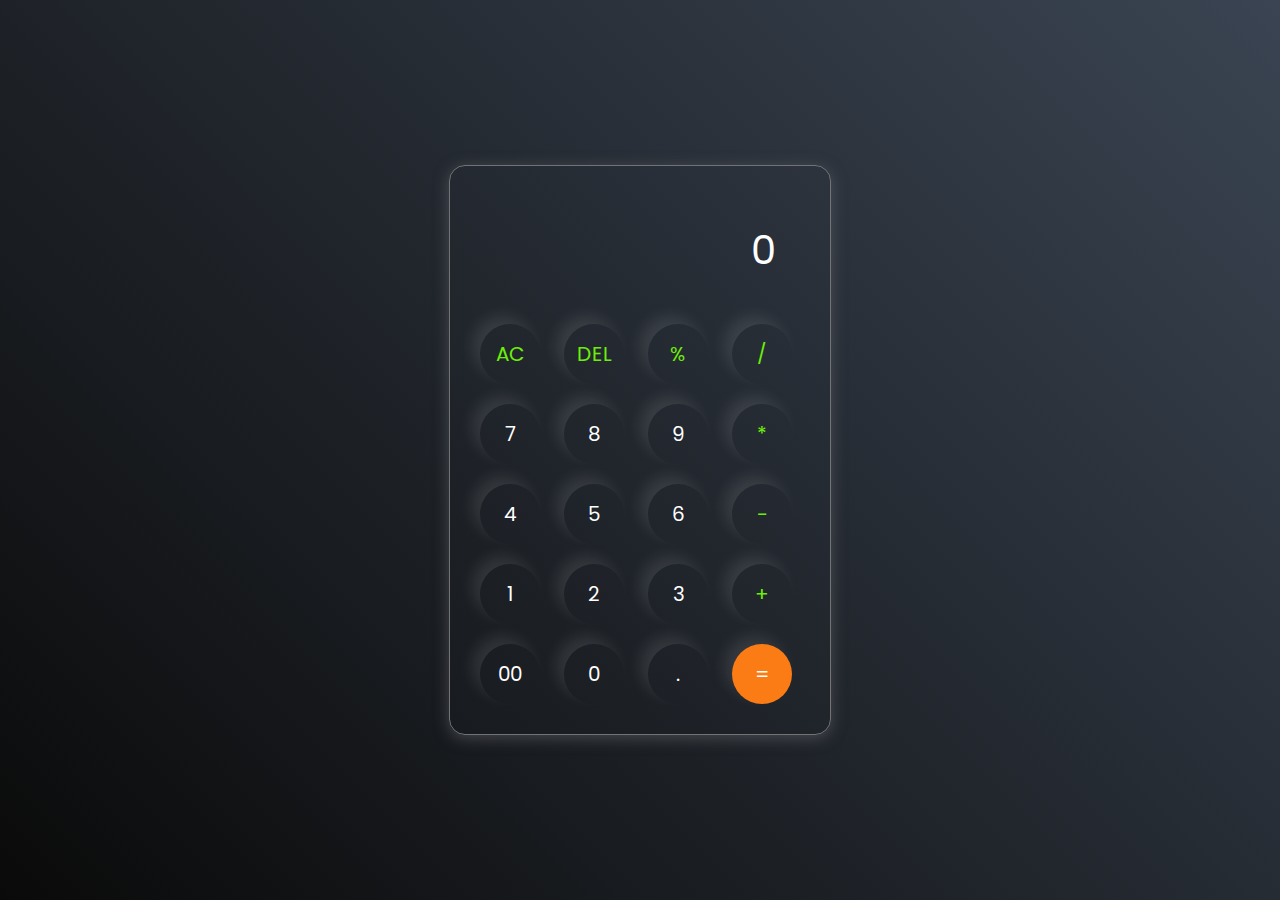
<file: codsoft/Calculator/index.html>
<!DOCTYPE html>
<html lang="en">
  <head>
    <meta charset="UTF-8" />
    <meta http-equiv="X-UA-Compatible" content="IE=edge" />
    <meta name="viewport" content="width=device-width, initial-scale=1.0" />
    <link rel="stylesheet" href="style.css" />
    <title>Calculator - By Code Traversal</title>
  </head>
  <body>
    <div class="container">
      <div class="calculator">
        <input type="text" id="inputBox" placeholder="0" />
        <div>
          <button class="button operator">AC</button>
          <button class="button operator">DEL</button>
          <button class="button operator">%</button>
          <button class="button operator">/</button>
        </div>
        <div>
          <button class="button">7</button>
          <button class="button">8</button>
          <button class="button">9</button>
          <button class="button operator">*</button>
        </div>
        <div>
          <button class="button">4</button>
          <button class="button">5</button>
          <button class="button">6</button>
          <button class="button operator">-</button>
        </div>
        <div>
          <button class="button">1</button>
          <button class="button">2</button>
          <button class="button">3</button>
          <button class="button operator">+</button>
        </div>

        <div>
          <button class="button">00</button>
          <button class="button">0</button>
          <button class="button">.</button>
          <button class="button equalBtn">=</button>
        </div>
      </div>
    </div>

    <script src="script.js"></script>
  </body>
</html>
</file>
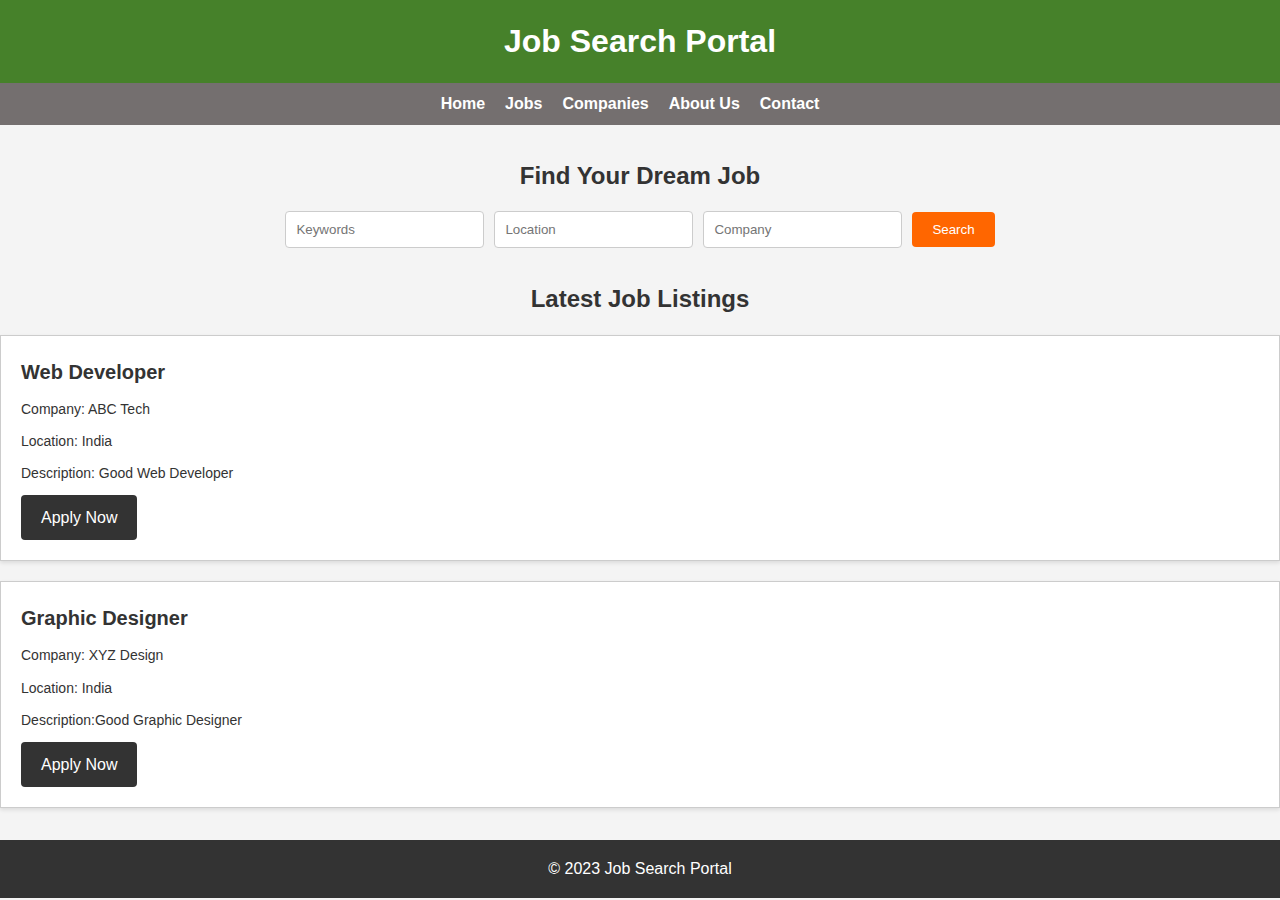
<file: codsoft/Job Portal/index.html>
<!DOCTYPE html> 
<html lang="en"> 

<head> 
	<meta charset="UTF-8"> 
	<meta name="viewport" content= 
		"width=device-width, initial-scale=1.0"> 
	<title> 
		Design a Job Search Portal 
		using HTML and CSS 
	</title> 
	
	<link rel="stylesheet" href="style.css"> 
</head> 

<body> 
	<header> 
		<h1>Job Search Portal</h1> 
	</header> 
	<nav> 
		<ul> 
			<li><a href="#">Home</a></li> 
			<li><a href="#">Jobs</a></li> 
			<li><a href="#">Companies</a></li> 
			<li><a href="#">About Us</a></li> 
			<li><a href="#">Contact</a></li> 
		</ul> 
	</nav> 
	<section class="search"> 
		<h2>Find Your Dream Job</h2> 
		<form action="#" method="get"> 
			<input type="text" name="keywords"
				placeholder="Keywords"> 
			<input type="text" name="location"
				placeholder="Location"> 
			<input type="text" name="company"
				placeholder="Company"> 
			<button type="submit"> 
				Search 
			</button> 
		</form> 
	</section> 

	<section class="job-listings"> 
		<h2>Latest Job Listings</h2> 
		<ul> 
			<li> 
				<h3>Web Developer</h3> 
				<p>Company: ABC Tech</p> 
				<p>Location: India</p> 
				<p>Description: Good Web Developer</p> 
				<a href="#">Apply Now</a> 
			</li> 
			<li> 
				<h3>Graphic Designer</h3> 
				<p>Company: XYZ Design</p> 
				<p>Location: India </p> 
				<p>Description:Good Graphic Designer</p> 
				<a href="#">Apply Now</a> 
			</li> 
		</ul> 
	</section> 
	
	<footer> 
		<p>© 2023 Job Search Portal</p> 
	</footer> 
</body> 

</html>
</file>
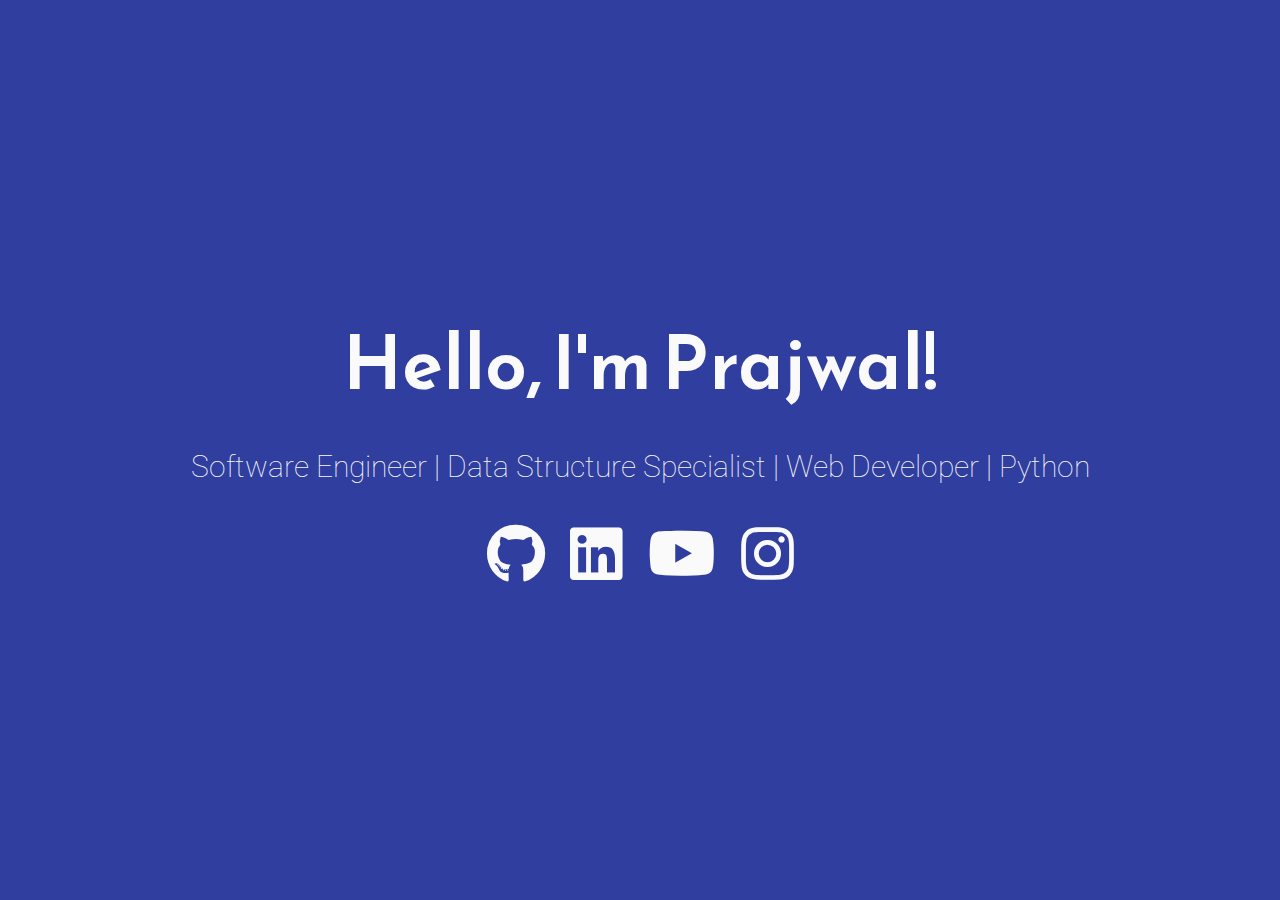
<file: codsoft/Prajwal Landing page/index.html>
<!DOCTYPE html>
<html>
<head>
	<meta charset="utf-8">
	<meta http-equiv="X-UA-Compatible" content="IE=edge">
	<meta name="viewport" content="width=device-width, initial-scale=1.0">

	<title>Prajwal Newase | Awesome</title>

	<link rel="icon" href="favicon.ico" type="image/png" />

	<link href="https://fonts.googleapis.com/css?family=Reem+Kufi|Roboto:300" rel="stylesheet">
	<link href="https://use.fontawesome.com/releases/v5.13.1/css/all.css" rel="stylesheet">
	<link rel="stylesheet" href="css/reset.css">
	<link rel="stylesheet" href="css/styles.css">
	<link rel="stylesheet" href="css/themes/indigo-white.css">
	<!-- <link rel="stylesheet" href="css/themes/green-white.css"> -->
	<!-- <link rel="stylesheet" href="css/themes/red-white.css"> -->
	<!-- <link rel="stylesheet" href="css/themes/grey-white.css"> -->
	<!-- <link rel="stylesheet" href="css/themes/white-indigo.css"> -->
	<!-- <link rel="stylesheet" href="css/themes/white-blue.css"> -->
	<!-- <link rel="stylesheet" href="css/themes/white-grey.css"> -->
	<!-- <link rel="stylesheet" href="css/themes/white-red.css"> -->
	<!-- <link rel="stylesheet" href="css/themes/yellow-black.css"> -->
</head>
<body>
	<main>
		<div class="intro">Hello, I'm Prajwal!</div>
		<div class="tagline">Software Engineer | Data Structure Specialist | Web Developer | Python</div>
		<!-- Find your icons from here - https://fontawesome.com/icons?d=gallery&s=brands -->
		<div class="icons-social">
			<a target="_blank" href="https://github.com/Prajwal1224">
        <i class="fab fa-github" aria-hidden="true" title="Github"></i>
        <span class="sr-only">Github</span>
      </a>

      <a target="_blank" href="https://www.linkedin.com/in/prajwal-newase-b10a04267">
        <i class="fab fa-linkedin" aria-hidden="true" title="LinkedIn"></i>
        <span class="sr-only">LinkedIn</span>
      </a>
    
      <a target="_blank" href="https://www.youtube.com/@prajwalnewasevlogs6971">
        <i class="fab fa-youtube" aria-hidden="true" title="Youtube"></i>
        <span class="sr-only">Youtube</span>
      </a>
      <a target="_blank" href="https://instagram.com/prajwalnewase_004">
        <i class="fab fa-instagram" aria-hidden="true" title="Instagram"></i>
        <span class="sr-only">Instagram</span>
      </a>
    </div>
	</main>
</body>
</html>
</file>
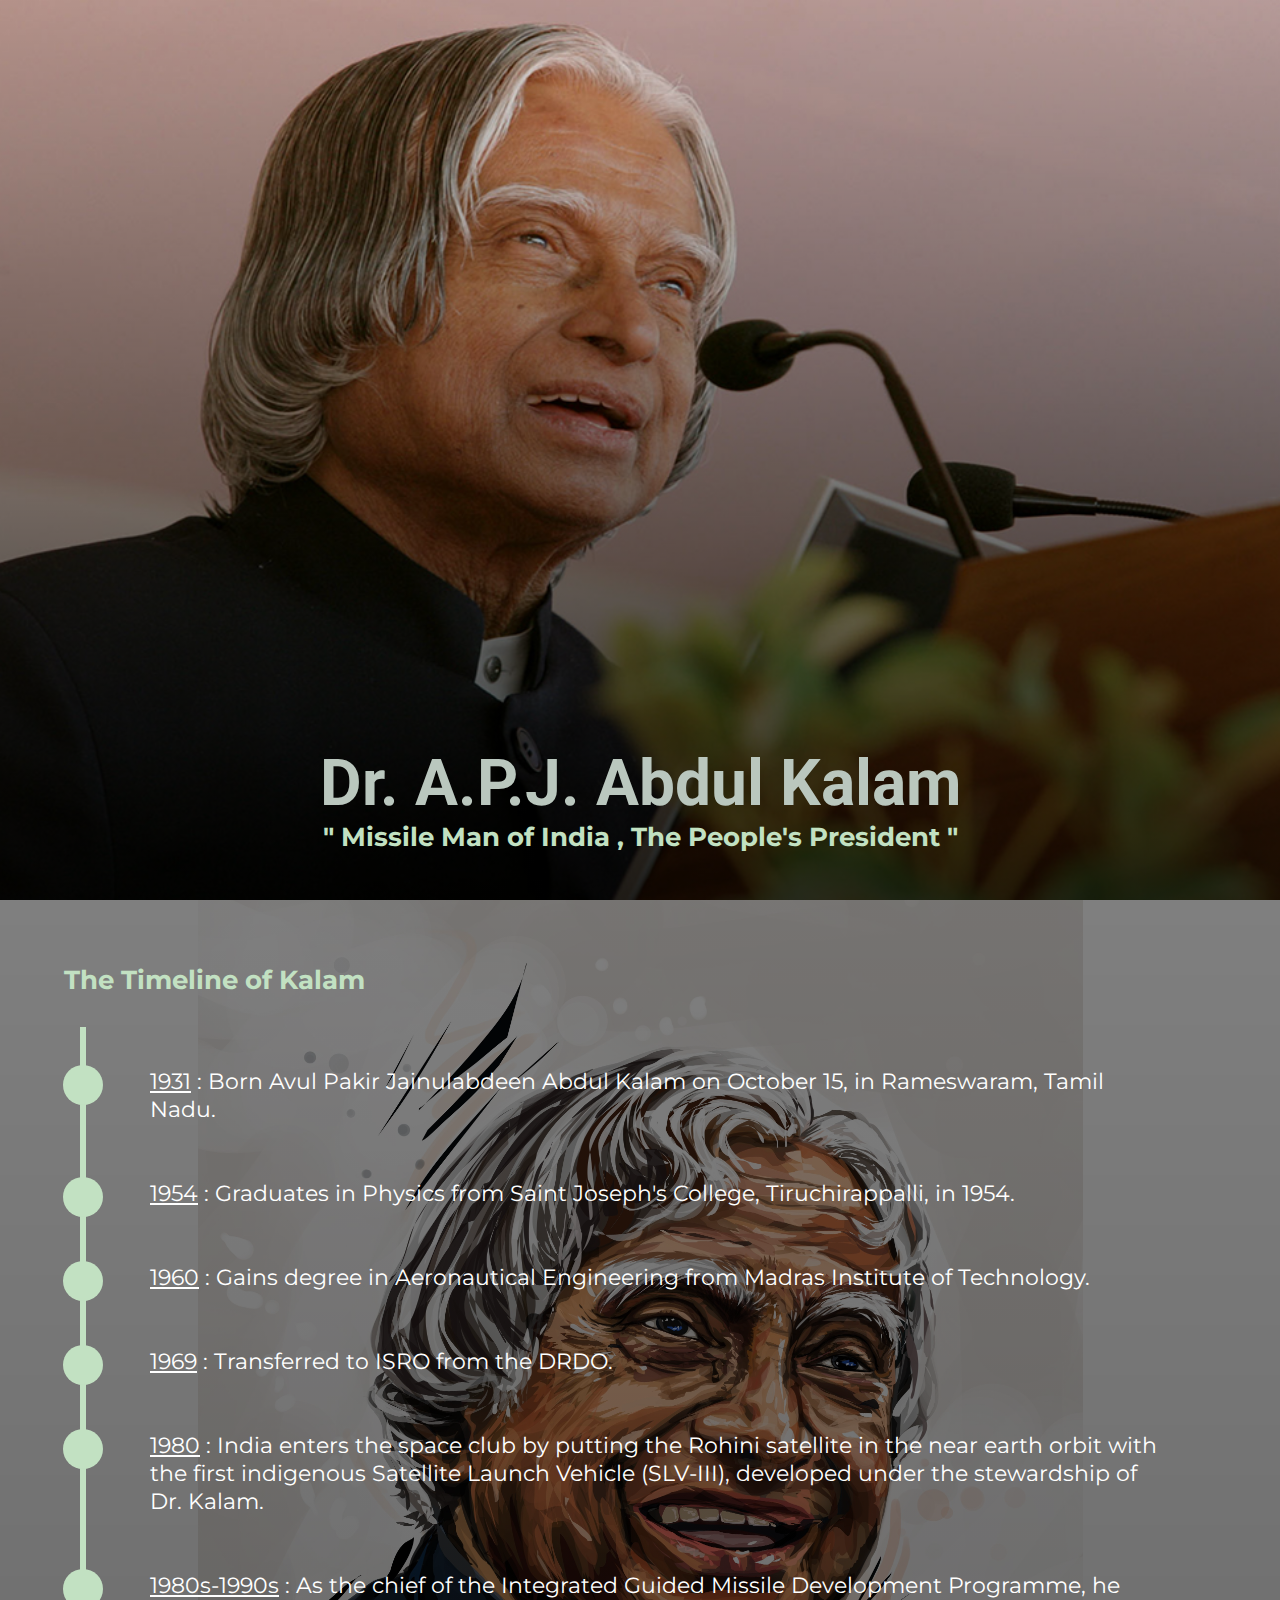
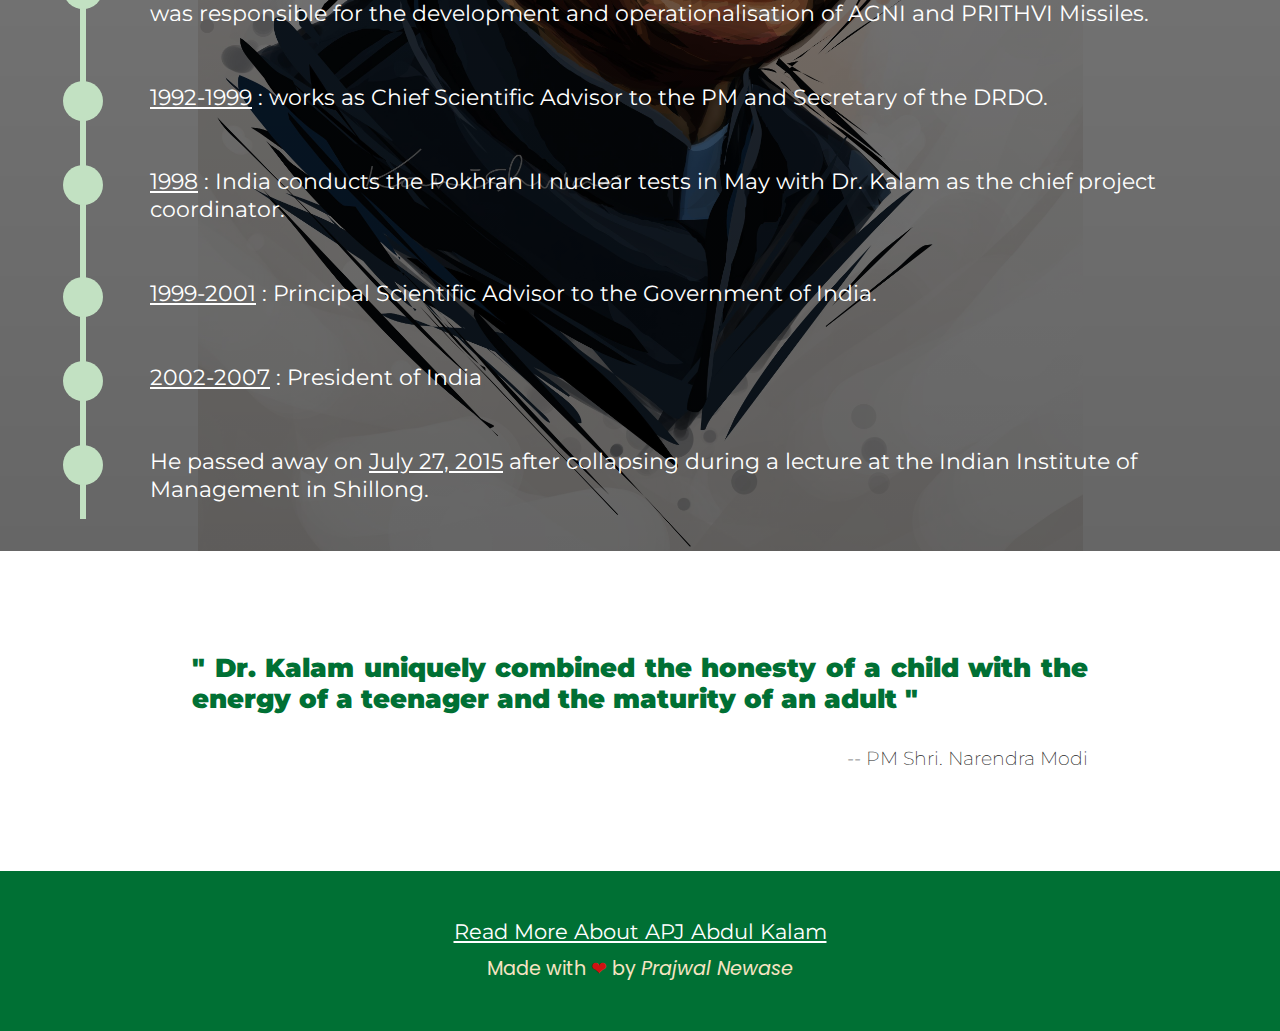
<file: codsoft/TributePage-Dr.A.P.J.AbdulKalam-main/index.html>
<!DOCTYPE html>
<html lang="en">

<head>
    <meta charset="UTF-8">
    <meta name="description" content="Tribute Page - Dr. A.P.J. Abdul Kalam">
    <meta name="keywords" content="tribute page , abdul kalam, kalam, essay on kalam , Tribute Page - Dr. A.P.J. Abdul Kalam, tribute to abdul kalam , APJ kalam , github pages, demo website, projects using html and css only, short description about abdul kalam">
    <meta http-equiv="X-UA-Compatible" content="IE=edge">
    <meta name="author" content="Priyanshu Trivedi">
    <meta name="viewport" content="width=device-width, initial-scale=1.0">
    <title>Tribute Page - Dr. A.P.J. Abdul Kalam</title>
    <link rel="stylesheet" href="style.css">
    <link rel="stylesheet" href="responsive.css">
</head>

<body>
    <header class="hero-section flex">
        <!-- <img src="images/Announcements.jpg" alt=""> -->
        <div class="hero-section-content flex">
            <h1 class="main-heading">Dr. A.P.J. Abdul Kalam</h1>
            <h2 class="sub-heading">" Missile Man of India , The People's President "</h2>
        </div>
    </header>
    <main>
        <section class="container timeline">
            <h2 class="sub-heading timeline-heading">The Timeline of Kalam</h2>
            <ul class="timeline-content flex">
                <li>
                    <p><a href="https://en.wikipedia.org/wiki/A._P._J._Abdul_Kalam#:~:text=Avul%20Pakir%20Jainulabdeen%20Abdul%20Kalam%20was,and%20one%20sister%20in%20his%20family." target="_blank">1931</a> : Born Avul Pakir Jainulabdeen Abdul Kalam on October 15, in Rameswaram, Tamil Nadu.</p>
                </li>
                <li>
                    <p><a href="https://en.wikipedia.org/wiki/A._P._J._Abdul_Kalam#:~:text=In%20his%20school,of%20Technology." target="_blank">1954</a> : Graduates in Physics from Saint Joseph's College, Tiruchirappalli, in 1954.</p>
                </li>
                <li>
                    <p><a href="https://en.wikipedia.org/wiki/A._P._J._Abdul_Kalam#:~:text=After%20graduating%20from,Service%20(DRDS)." target="_blank">1960</a> : Gains degree in Aeronautical Engineering from Madras Institute of Technology.</p>
                </li>
                <li>
                    <p><a href="https://en.wikipedia.org/wiki/A._P._J._Abdul_Kalam#:~:text=He%20started%20his,Organisation%20(ISRO)" target="_blank">1969</a> : Transferred to ISRO from the DRDO.</p>
                </li>
                <li>
                    <p><a href="https://en.wikipedia.org/wiki/A._P._J._Abdul_Kalam#:~:text=he%20was%20the%20project%20director%20of%20India%27s%20first%20Satellite%20Launch%20Vehicle%20(SLV%2DIII)%20which%20successfully%20deployed%20the%20Rohini%20satellite%20in%20near%2Dearth%20orbit%20in%20July%201980" target="_blank">1980</a> : India enters the space club by putting the Rohini satellite in the near earth orbit with
                        the first indigenous Satellite Launch Vehicle (SLV-III), developed under the stewardship of Dr.
                        Kalam.</p>
                </li>
                <li>
                    <p><a href="https://en.wikipedia.org/wiki/A._P._J._Abdul_Kalam#:~:text=Kalam%20played%20a%20major%20part%20in%20developing%20many%20missiles%20under%20the%20mission%20including%20Agni%2C%20an%20intermediate%20range%20ballistic%20missile%20and%20Prithvi%2C%20the%20tactical%20surface%2Dto%2Dsurface%20missile%2C%20although%20the%20projects%20have%20been%20criticised%20for%20mismanagement%20and%20cost%20and%20time%20overruns." target="_blank">1980s-1990s</a> : As the chief of the Integrated Guided Missile Development Programme, he was
                        responsible for the development and operationalisation of AGNI and PRITHVI Missiles.</p>
                </li>
                <li>
                    <p><a href="https://en.wikipedia.org/wiki/A._P._J._Abdul_Kalam#:~:text=Kalam%20served%20as,known%20nuclear%20scientist." target="_blank">1992-1999</a> : works as Chief Scientific Advisor to the PM and Secretary of the DRDO.</p>
                </li>
                <li>
                    <p><a href="https://en.wikipedia.org/wiki/A._P._J._Abdul_Kalam#:~:text=In%201998%2C%20along%20with%20cardiologist%20Soma%20Raju%2C%20Kalam%20developed%20a%20low%20cost%20coronary%20stent%2C%20named%20the%20%22Kalam%2DRaju%20Stent%22.%5B36%5D%5B37%5D%20In%202012%2C%20the%20duo%20designed%20a%20rugged%20tablet%20computer%20for%20health%20care%20in%20rural%20areas%2C%20which%20was%20named%20the%20%22Kalam%2DRaju%20Tablet%22." target="_blank">1998</a> : India conducts the Pokhran II nuclear tests in May with Dr. Kalam as the chief project
                        coordinator.</p>
                </li>
                <li>
                    <p><a href="https://en.wikipedia.org/wiki/A._P._J._Abdul_Kalam#:~:text=Kalam%20served%20as%20the%20Chief%20Scientific%20Adviser%20to%20the%20Prime%20Minister%20and%20Secretary%20of%20the%20Defence%20Research%20and%20Development%20Organisation%20from%20July%201992%20to%20December%201999." target="_blank">1999-2001</a> : Principal Scientific Advisor to the Government of India.</p>
                </li>
                <li>
                    <p><a href="https://en.wikipedia.org/wiki/A._P._J._Abdul_Kalam#:~:text=Kalam%20served%20as%20the%2011th%20president%20of%20India%2C%20succeeding%20K.%20R.%20Narayanan.%20He%20won%20the%202002%20presidential%20election%20with%20an%20electoral%20vote%20of%20922%2C884%2C%20surpassing%20the%20107%2C366%20votes%20won%20by%20Lakshmi%20Sahgal.%20His%20term%20lasted%20from%2025%20July%202002%2C%20to%2025%20July%202007." target="_blank">2002-2007</a> : President of India</p>
                </li>
                <li>
                    <p>He passed away on <a href="https://en.wikipedia.org/wiki/A._P._J._Abdul_Kalam#:~:text=On%2027%20July%202015%2C%20Kalam,guy!%20Are%20you%20doing%20well%3F%22" target="_blank">July 27, 2015</a> after collapsing during a lecture at the Indian Institute of
                        Management in Shillong.</p>
                </li>
            </ul>
        </section>
    </main>

    <section class="container quote-section flex">
        <p class="quote-text quotefont">
            " Dr. Kalam uniquely combined the honesty of a child with the energy of a teenager and the maturity of an
            adult "<span>-- PM Shri. Narendra Modi</span>
        </p>
    </section>
    <footer class="footer flex">
        <div class="footer-content ">
            <a class="read-more" href="https://en.wikipedia.org/wiki/A._P._J._Abdul_Kalam" target="_blank">Read More About APJ Abdul
                Kalam</a>
            <p class="copyright">Made with <span>&#10084;</span> by <em>Prajwal Newase</em> </p>
        </div>
    </footer>

</body>

</html>
</file>
<file: codsoft/Calculator/style.css>
@import url('https://fonts.googleapis.com/css2?family=Poppins:wght@500&display=swap');

*{
    margin: 0;
    padding: 0;
    box-sizing: border-box;
    font-family: 'Poppins', sans-serif;
}

body{
    width: 100%;
    height: 100vh;
    display: flex;
    justify-content: center;
    align-items: center;
    background: linear-gradient(45deg, #0a0a0a, #3a4452);
}

.calculator{
    border: 1px solid #717377;
    padding: 20px;
    border-radius: 16px;
    background: transparent;
    box-shadow: 0px 3px 15px rgba(113, 115, 119, 0.5);

}

input{
    width: 320px;
    border: none;
    padding: 24px;
    margin: 10px;
    background: transparent;
    box-shadow: 0px 3px 15px rgbs(84, 84, 84, 0.1);
    font-size: 40px;
    text-align: right;
    cursor: pointer;
    color: #ffffff;
}

input::placeholder{
    color: #ffffff;
}

button{
    border: none;
    width: 60px;
    height: 60px;
    margin: 10px;
    border-radius: 50%;
    background: transparent;
    color: #ffffff;
    font-size: 20px;
    box-shadow: -8px -8px 15px rgba(255, 255, 255, 0.1);
    cursor: pointer;
}

.equalBtn{
    background-color: #fb7c14;
}

.operator{
    color: #6dee0a;
}
</file>
<file: codsoft/Job Portal/style.css>
* { 
	margin: 0; 
	padding: 0; 
	box-sizing: border-box; 
} 

body { 
	font-family: Arial, sans-serif; 
	background-color: #f4f4f4; 
	line-height: 1.6; 
	color: #333; 
} 

header { 
	background-color: #46812a; 
	color: #fff; 
	text-align: center; 
	padding: 1rem 0; 
} 

nav ul { 
	list-style: none; 
	display: flex; 
	justify-content: center; 
	background-color: #746f6f; 
	padding: 0.5rem 0; 
} 

nav li { 
	margin-right: 20px; 
} 

nav a { 
	text-decoration: none; 
	color: #fff; 
	font-weight: bold; 
	transition: color 0.3s; 
} 

nav a:hover { 
	color: #ff6600; 
} 

.search { 
	text-align: center; 
	margin-top: 2rem; 
} 

.search h2 { 
	font-size: 24px; 
	margin-bottom: 1rem; 
} 

.search form { 
	display: flex; 
	justify-content: center; 
	align-items: center; 
} 

.search input[type="text"] { 
	padding: 10px; 
	margin-right: 10px; 
	border: 1px solid #ccc; 
	border-radius: 4px; 
} 

.search button { 
	background-color: #ff6600; 
	color: #fff; 
	border: none; 
	padding: 10px 20px; 
	border-radius: 4px; 
	cursor: pointer; 
	transition: background-color 0.3s; 
} 

.search button:hover { 
	background-color: #ff3300; 
} 

.job-listings { 
	margin: 2rem 0; 
} 

.job-listings h2 { 
	font-size: 24px; 
	margin-bottom: 1rem; 
	text-align: center; 
} 

.job-listings ul { 
	list-style: none; 
} 

.job-listings li { 
	background-color: #fff; 
	border: 1px solid #ccc; 
	padding: 20px; 
	margin-bottom: 20px; 
	box-shadow: 0 2px 4px rgba(0, 0, 0, 0.1); 
} 

.job-listings h3 { 
	font-size: 20px; 
	margin-bottom: 10px; 
} 

.job-listings p { 
	font-size: 14px; 
	margin-bottom: 10px; 
} 

.job-listings a { 
	background-color: #333; 
	color: #fff; 
	text-decoration: none; 
	padding: 10px 20px; 
	border-radius: 4px; 
	display: inline-block; 
	transition: background-color 0.3s; 
} 

.job-listings a:hover { 
	background-color: #ff6600; 
} 

footer { 
	text-align: center; 
	background-color: #333; 
	color: #fff; 
	padding: 1rem 0; 
}
</file>
<file: codsoft/Prajwal Landing page/css/styles.css>
/* Typography */

html {
	font-family: 'Roboto', sans-serif;
}

@media (min-width: 576px) {
	html {
		font-size: 14px;
	}
}

@media (min-width: 768px) {
	html {
		font-size: 16px;
	}
}

@media (min-width: 992px) {
	html {
		font-size: 18px;
	}
}

@media (min-width: 1200px) {
	html {
		font-size: 20px;
	}
}

.icons-social i {
	font-size: 3em;
}

/* Custom Styles */

main {
	display: flex;
	flex-direction: column;
	min-height: 100vh;
	justify-content: center;
	padding: 0 30px;
	text-align: center;
}

main > .intro {
	font-family: 'Reem Kufi', sans-serif;
	font-size: 3.75em;
	font-weight: 600;
}

main > .tagline {
	font-size: 1.5rem;
	margin: 1.5rem 0;
	font-weight: 100;
}

.icons-social i {
	padding: 10px;
}

.icons-social a {
  text-decoration: none;
}

.devto {
	margin-bottom: -0.20rem;
}

.devto svg {
	margin-bottom: -0.20rem;
	margin-left: 0.675rem;;
	width: 2.65rem;
	height: 2.65rem;
}
</file>
<file: codsoft/Prajwal Landing page/css/themes/indigo-white.css>
/* Theme */

main {
	background: #303F9F;
	color: #FAFAFA;
}

.icons-social a {
	color: #FAFAFA;
}

.icons-social a svg path{
	fill: #FAFAFA;
}
</file>
<file: codsoft/Prajwal Landing page/css/themes/green-white.css>
/* Theme */

main {
	background: #43A047;
	color: #FAFAFA;
}

.icons-social a {
	color: #FAFAFA;
}

.icons-social a svg path{
	fill: #FAFAFA;
}
</file>
<file: codsoft/Prajwal Landing page/css/themes/red-white.css>
/* Theme */

main {
	background: #AF3D4E;
	color: #FAFAFA;
}

.icons-social a {
	color: #FAFAFA;
}

.icons-social a svg path{
	fill: #FAFAFA;
}
</file>
<file: codsoft/Prajwal Landing page/css/themes/grey-white.css>
/* Theme */

main {
	background: #485564;
	color: #FAFAFA;
}

.icons-social a {
	color: #FAFAFA;
}

.icons-social a svg path{
	fill: #FAFAFA;
}
</file>
<file: codsoft/Prajwal Landing page/css/themes/white-indigo.css>
/* Theme */

main {
	background: #E8EAF6;
	color: #303F9F;
}

.icons-social a {
	color: #303F9F;
}

.icons-social a svg path{
	fill: #303F9F;
}
</file>
<file: codsoft/Prajwal Landing page/css/themes/white-blue.css>
/* Theme */

main {
	background: #FAFAFA;
	color: #0277BD;
}

.icons-social a {
	color: #0277BD;
}

.icons-social a svg path{
	fill: #0277BD;
}
</file>
<file: codsoft/Prajwal Landing page/css/themes/white-grey.css>
/* Theme */

main {
	background: #EDEDED;
	color: #4B5658;
}

.icons-social a {
	color: #4B5658;
}

.icons-social a svg path{
	fill: #4B5658;
}
</file>
<file: codsoft/Prajwal Landing page/css/themes/white-red.css>
/* Theme */

main {
	background: #EDEDED;
	color: #AF3D4E;
}

.icons-social a {
	color: #AF3D4E;
}

.icons-social a svg path{
	fill: #AF3D4E;
}
</file>
<file: codsoft/Prajwal Landing page/css/themes/yellow-black.css>
/* Theme */

main {
	background: #FFEB3B;
	color: #1E1E1E;
}

.icons-social a {
	color: #1E1E1E;
}

.icons-social a svg path{
	fill: #1E1E1E;
}
</file>
<file: codsoft/TributePage-Dr.A.P.J.AbdulKalam-main/style.css>
@import url('https://fonts.googleapis.com/css2?family=Bebas+Neue&family=Montserrat&family=Orbitron&family=Oswald:wght@300&family=Poppins:wght@400;700&family=Roboto:wght@400;700&family=Teko:wght@300&display=swap');

/* font-family: 'Bebas Neue', cursive;
font-family: 'Montserrat', sans-serif;
font-family: 'Orbitron', sans-serif;
font-family: 'Oswald', sans-serif;
font-family: 'Poppins', sans-serif;
font-family: 'Roboto', sans-serif;
font-family: 'Teko', sans-serif; */

:root {
    --primary-text-color: #BAC7BE;
    --secondary-text-color: #C2E1C2;
    --inline-padding: 2rem;
    --inline-margin: 3rem;
}


* {
    margin: 0;
    padding: 0;
    box-sizing: border-box;
}


body {
    font-family: 'Poppins', sans-serif;
    /* text-shadow: 2px 7px 5px rgba(0,0,0,0.3), 
    0px -4px 10px rgba(49, 49, 49, 0.3); */
}

/* Utility Classes start*/
.container {
    max-width: 1440px;
    min-width: 500px;
    margin-inline: auto;
    padding: var(--inline-padding);
}

.main-heading {
    font-size: 4rem;
    color: var(--primary-text-color);
    font-family: 'Roboto', sans-serif;
}

.sub-heading {
    font-size: 1.6rem;
    color: var(--secondary-text-color);
    font-family: 'Montserrat', sans-serif;
}

h3 {}

li {
    font-size: 1.4rem;
    font-family: 'Montserrat', sans-serif;
    color: rgb(255, 255, 255);
}
.quotefont{
    font-family: 'Montserrat', sans-serif;
    color: #007034;
    font-weight: 900; 
    font-size: 1.6rem;
}
.flex {
    display: flex;
    align-items: center;
    justify-content: center;
}

ul {
    list-style: none;
}
a{
    color: #ffffff;
    font-family: 'Montserrat', sans-serif;
}


/* Utility Classes end*/




.hero-section {
    min-height: 100vh;
    min-width: 95vw;
    align-items: end;
    background: linear-gradient(rgb(0, 0, 0, 0.1), rgb(0, 0, 0, 0.8)), url(images/Announcements.jpg) no-repeat center center/cover;
    background-size: cover;
    background-position: top;
    /* background-attachment: fixed; */
}

.hero-section-content {
    flex-direction: column;
    margin-bottom: 3rem;
    text-align: center;
}

.timeline {
    background: linear-gradient(rgb(0, 0, 0, 0.5), rgb(0, 0, 0, 0.6)), url(images/wp6598927-a-p-j-abdul-kalam-wallpapers.jpg) no-repeat center center/cover;
    background-blend-mode: darken;
    background-size: contain;
    background-position: center;
}

.timeline-heading {
    padding: 2rem;
}

.timeline-content {
    min-height: 100%;
    flex-direction: column;
    align-items: flex-start;
    border-left: 6px solid var(--secondary-text-color);
    padding-inline: var(--inline-padding);
    margin-inline: var(--inline-margin);
}

.timeline-content li {
    padding-left: 2rem;
    padding-bottom: 1rem;
}

li::before {
    display: block;
    content: " ";
    position: relative;
    top: 2.35rem;
    left: -5.45rem;
    height: 2.5rem;
    width: 2.5rem;
    background-color: var(--secondary-text-color);
    border-radius: 50%;
}

.quote-section{
    min-height: 20rem;
    background-color: #ffffff;
    flex-direction: column;
    text-align: justify;
}
.quote-text{
    margin-inline: 10rem;
    
}
.quote-text span{
    display: block;
    text-align: right;
    margin-top: 2rem;
    font-size: 1.2rem;
    font-weight: 200;
    color: #242424;
}

.footer{
    min-height: 10rem;
    background-color: #007034;
    text-align: center;
}
.read-more{
    font-size: 1.3rem;
}
.copyright{
    margin-top: 0.5rem;
    color: #f6e4c2;
    font-size: 1.2rem;
}
.copyright span{
    color: #cf1212;
}
</file>
<file: codsoft/TributePage-Dr.A.P.J.AbdulKalam-main/responsive.css>
@media (width >=1024px) {
    /* code  */
}

@media only screen and (max-width: 1024px) {
    :root {
        --inline-padding: 1.5rem;
        --inline-margin: 2.5rem;
    }
    /* utility classes start  */
    .main-heading {
        font-size: 3rem;
    }

    .sub-heading {
        font-size: 1.2rem;
    }

    li {
        font-size: 1.2rem;
    }

    .quotefont {
        font-size: 1.3rem;
    }
    /* utility classes end  */

    .timeline {
        background-size: cover;
    }

    .timeline-content li {
        padding-left: 1.5rem;
        padding-bottom: 0.8rem;
    }

    li::before {
        top: 2.1rem;
        left: -4.5rem;
        height: 2.5rem;
        width: 2.5rem;
    }

    .quote-text {
        margin-inline: 5rem;
    }

    .quote-text span {
        margin-top: 1.8rem;
        font-size: 1.1rem;
    }

    .read-more {
        font-size: 1.2rem;
    }

    .copyright {
        font-size: 1.1rem;
    }


}

@media only screen and (max-width: 768px) {
    :root {
        --inline-padding: 0.5rem;
        --inline-margin: 0.5rem;
    }

    /* utility classes start  */

    .container {
        min-width: 300px;
        padding: var(--inline-padding);
    }

    .main-heading {
        font-size: 2.5rem;
    }

    .sub-heading {
        font-size: 1.05rem;
    }

    li {
        font-size: 1rem;
    }
    .quotefont {
        font-size: 1.1rem;
    }

    /* utility classes end  */

    .hero-section {
        min-height: 80vh;
        background-position: top center;
    }

    .hero-section-content {
        margin-bottom: 1.5rem;
    }

    

    .timeline-heading {
        padding: 1.5rem 1rem;
    }

    .timeline-content {
        border-left: 3px solid var(--secondary-text-color);
        ;
    }

    .timeline-content li {
        padding-left: 1rem;
        padding-bottom: 0;
    }

    li::before {
        top: 1.35rem;
        left: -2.35rem;
        height: 1.5rem;
        width: 1.5rem;
    }
    .quote-section{
        min-height: 15rem;
    }
    .quote-text {
        margin-inline: 1rem;
    }

    .quote-text span {
        margin-top: 1.8rem;
        font-size: 1rem;
    }
    .footer{
        min-height: 8rem;
    }
    .read-more {
        font-size: 1rem;
    }

    .copyright {
        margin-top: 0.3rem;
        font-size: 0.9rem;
    }


}

@media only screen and (max-width : 500px) {
    /* Utility Classes start*/
    .main-heading {
        font-size: 1.5rem;
    }
    .sub-heading {
        font-size: 0.8rem;
    }

    li {
        font-size: 0.8rem;
    }
    .quotefont {
        font-size: 0.8rem;
    }

    /* utility classes end  */
    .hero-section {
        min-height: 40vh;
        background-position: top center;
    }

    .hero-section-content {
        margin-bottom: 1rem;
    }
    .timeline-heading{
        padding: 0.8rem 0.5rem;
    }
    .timeline-content {
        border-left: 2px solid var(--secondary-text-color);
    }

    .timeline-content li {
        padding-left: 0.5rem;
        padding-bottom: 0;
    }
    li::before {
        top: 0.95rem;
        left: -1.5rem;
        height: 0.9rem;
        width: 0.9rem;
    }
    .quote-section{
        min-height: 10rem;
    }
    .quote-text {
        margin-inline: 0.5rem;
    }

    .quote-text span {
        margin-top: 0.6rem;
        font-size: 0.7rem;
    }
    .footer{
        min-height: 7rem;
    }
    .read-more {
        font-size: 0.8rem;
    }

    .copyright {
        margin-top: 0.15rem;
        font-size: 0.75rem;
    }
}




/* 
@media (400px <= width <= 1000px) {
    .footer{
        background-color: orange;
    }
} */
</file>
